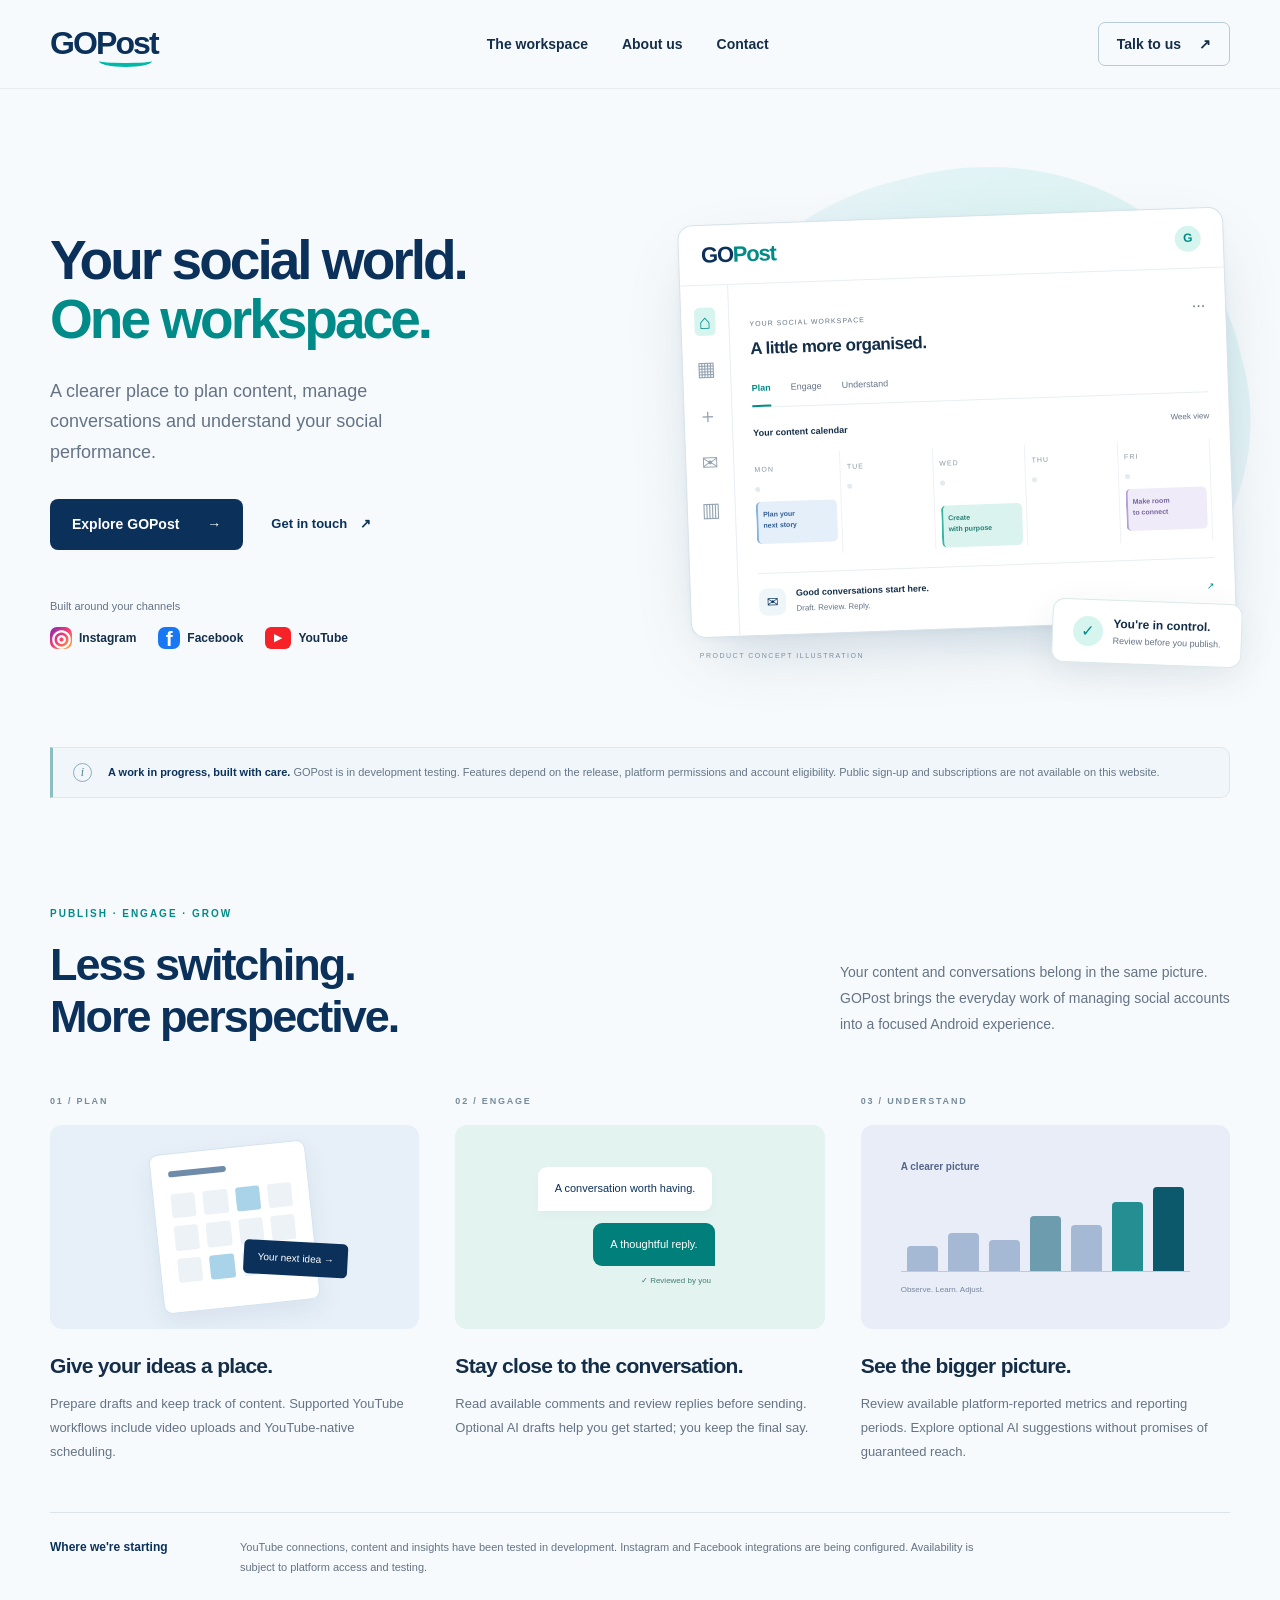
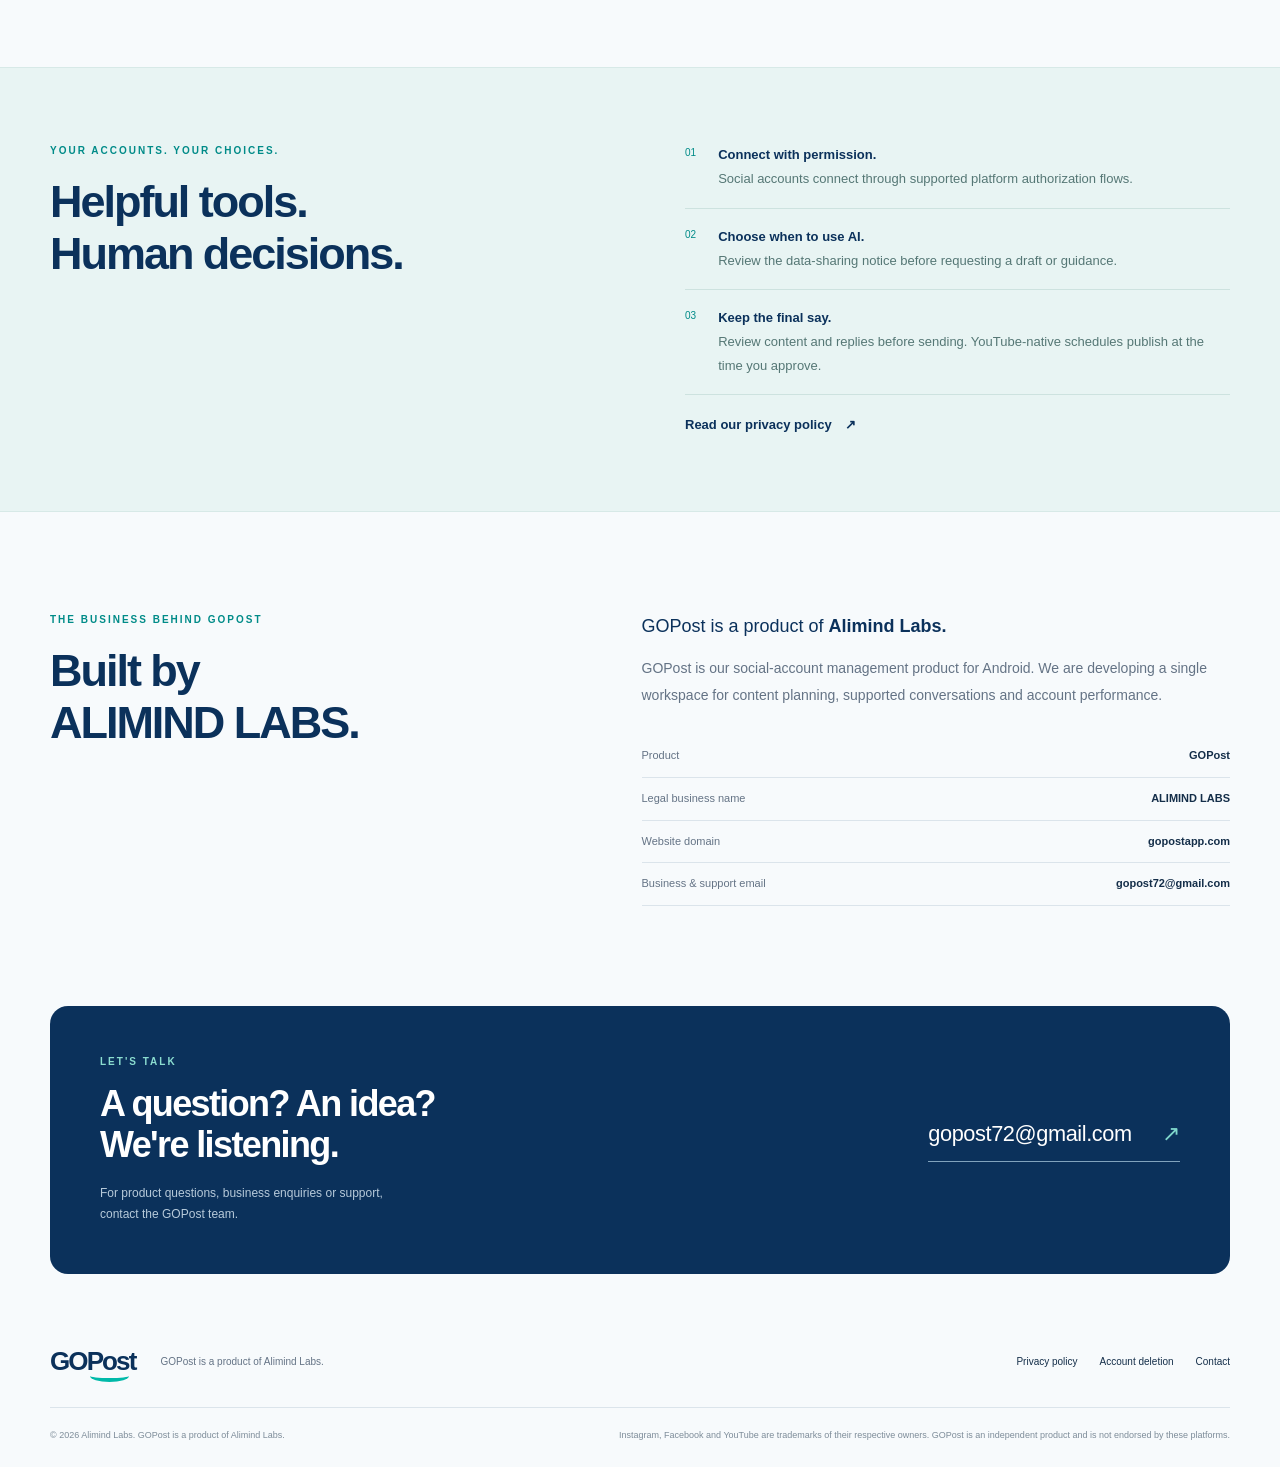
<file: index.html>
<!doctype html>
<html lang="en">
<head>
  <meta charset="utf-8">
  <meta name="viewport" content="width=device-width,initial-scale=1">
  <meta name="description" content="GOPost is an Android workspace for social content, conversations and performance. GOPost is a product of Alimind Labs. Currently in development testing.">
  <meta name="theme-color" content="#0b315b">
  
  <title>GOPost — Your social world. One workspace.</title>
  <link rel="icon" href="favicon.svg" type="image/svg+xml">
  <link rel="stylesheet" href="styles.css">
</head>
<body>
  <a class="skip" href="#main">Skip to content</a>
  <header class="site-header">
    <div class="wrap header-row">
      <a class="brand" href="index.html" aria-label="GOPost home">GO<span>Post</span></a>
      <nav aria-label="Main navigation"><a href="#workspace">The workspace</a><a href="#business">About us</a><a href="#contact">Contact</a></nav>
      <a class="header-contact" href="mailto:gopost72@gmail.com">Talk to us <span aria-hidden="true">↗</span></a>
    </div>
  </header>
  <main id="main">
    <section class="hero wrap" aria-labelledby="hero-title">
      <div class="hero-copy">
        
        <h1 id="hero-title">Your social world.<br><em>One workspace.</em></h1>
        <p class="hero-intro">A clearer place to plan content, manage conversations and understand your social performance.</p>
        <div class="hero-actions"><a class="button primary" href="#workspace">Explore GOPost <span aria-hidden="true">→</span></a><a class="text-link" href="#contact">Get in touch <span aria-hidden="true">↗</span></a></div>
        <div class="platform-line"><span>Built around your channels</span><div class="platforms"><span><i class="platform-symbol instagram" aria-hidden="true">◎</i>Instagram</span><span><i class="platform-symbol facebook" aria-hidden="true">f</i>Facebook</span><span><i class="platform-symbol youtube" aria-hidden="true">▶</i>YouTube</span></div></div>
      </div>
      <div class="product-scene" aria-label="Illustration of the GOPost workspace, not an app screenshot or real account data">
        <div class="scene-orbit" aria-hidden="true"></div>
        <div class="workspace-illustration" aria-hidden="true">
          <div class="illustration-top"><span class="mini-brand">GO<span>Post</span></span><span class="mini-avatar">G</span></div>
          <div class="illustration-body">
            <div class="illustration-rail"><span class="rail-active">⌂</span><span>▦</span><span>＋</span><span>✉</span><span>▥</span></div>
            <div class="illustration-content">
              <div class="greeting"><div><span class="small-label">YOUR SOCIAL WORKSPACE</span><h2>A little more organised.</h2></div><span class="tiny-more">···</span></div>
              <div class="mini-tabs"><span class="active">Plan</span><span>Engage</span><span>Understand</span></div>
              <div class="week-heading"><strong>Your content calendar</strong><span>Week view</span></div>
              <div class="week"><div><span>MON</span><i></i><div class="calendar-block block-blue">Plan your<br>next story</div></div><div><span>TUE</span><i></i></div><div><span>WED</span><i></i><div class="calendar-block block-teal">Create<br>with purpose</div></div><div><span>THU</span><i></i></div><div><span>FRI</span><i></i><div class="calendar-block block-purple">Make room<br>to connect</div></div></div>
              <div class="mini-bottom"><div class="mini-inbox-icon">✉</div><div><strong>Good conversations start here.</strong><p>Draft. Review. Reply.</p></div><span>↗</span></div>
            </div>
          </div>
        </div>
        <div class="floating-note" aria-hidden="true"><span class="note-icon">✓</span><div><strong>You're in control.</strong><span>Review before you publish.</span></div></div>
        <p class="illustration-caption">PRODUCT CONCEPT ILLUSTRATION</p>
      </div>
    </section>
    <div class="release-note wrap"><span class="release-icon" aria-hidden="true">i</span><p><strong>A work in progress, built with care.</strong> GOPost is in development testing. Features depend on the release, platform permissions and account eligibility. Public sign-up and subscriptions are not available on this website.</p></div>
    <section class="workspace-section wrap" id="workspace" aria-labelledby="workspace-title">
      <div class="section-heading"><div><p class="eyebrow">PUBLISH · ENGAGE · GROW</p><h2 id="workspace-title">Less switching.<br>More perspective.</h2></div><p>Your content and conversations belong in the same picture. GOPost brings the everyday work of managing social accounts into a focused Android experience.</p></div>
      <div class="feature-grid">
        <article class="feature"><span class="feature-number">01 / PLAN</span><div class="feature-art art-plan" aria-hidden="true"><div class="plan-sheet"><div class="sheet-top"></div><div class="sheet-grid"><i></i><i></i><i></i><i></i><i></i><i></i><i></i><i></i><i></i><i></i><i></i><i></i></div><span class="sheet-tag">Your next idea →</span></div></div><h3>Give your ideas a place.</h3><p>Prepare drafts and keep track of content. Supported YouTube workflows include video uploads and YouTube-native scheduling.</p></article>
        <article class="feature"><span class="feature-number">02 / ENGAGE</span><div class="feature-art art-engage" aria-hidden="true"><div class="bubble bubble-light">A conversation worth having.</div><div class="bubble bubble-dark">A thoughtful reply.</div><div class="reply-check">✓ Reviewed by you</div></div><h3>Stay close to the conversation.</h3><p>Read available comments and review replies before sending. Optional AI drafts help you get started; you keep the final say.</p></article>
        <article class="feature"><span class="feature-number">03 / UNDERSTAND</span><div class="feature-art art-insights" aria-hidden="true"><div class="chart-label">A clearer picture</div><div class="chart-bars"><i></i><i></i><i></i><i></i><i></i><i></i><i></i></div><span class="chart-foot">Observe. Learn. Adjust.</span></div><h3>See the bigger picture.</h3><p>Review available platform-reported metrics and reporting periods. Explore optional AI suggestions without promises of guaranteed reach.</p></article>
      </div>
      <div class="platform-status"><strong>Where we're starting</strong><p>YouTube connections, content and insights have been tested in development. Instagram and Facebook integrations are being configured. Availability is subject to platform access and testing.</p></div>
    </section>
    <section class="control-section" aria-labelledby="control-title"><div class="wrap control-inner"><div><p class="eyebrow">YOUR ACCOUNTS. YOUR CHOICES.</p><h2 id="control-title">Helpful tools.<br>Human decisions.</h2></div><div class="control-points"><div><span>01</span><p><strong>Connect with permission.</strong> Social accounts connect through supported platform authorization flows.</p></div><div><span>02</span><p><strong>Choose when to use AI.</strong> Review the data-sharing notice before requesting a draft or guidance.</p></div><div><span>03</span><p><strong>Keep the final say.</strong> Review content and replies before sending. YouTube-native schedules publish at the time you approve.</p></div><a class="text-link" href="privacy.html">Read our privacy policy <span aria-hidden="true">↗</span></a></div></div></section>
    <section class="business-section wrap" id="business" aria-labelledby="business-title"><div class="business-title"><p class="eyebrow">THE BUSINESS BEHIND GOPOST</p><h2 id="business-title">Built by<br>ALIMIND LABS.</h2></div><div class="business-info"><p class="operator">GOPost is a product of <strong>Alimind Labs.</strong></p><p>GOPost is our social-account management product for Android. We are developing a single workspace for content planning, supported conversations and account performance.</p><dl><div><dt>Product</dt><dd>GOPost</dd></div><div><dt>Legal business name</dt><dd>ALIMIND LABS</dd></div><div><dt>Website domain</dt><dd>gopostapp.com</dd></div><div><dt>Business & support email</dt><dd><a href="mailto:gopost72@gmail.com">gopost72@gmail.com</a></dd></div></dl></div></section>
    <section class="contact-section wrap" id="contact" aria-labelledby="contact-title"><div><p class="eyebrow">LET'S TALK</p><h2 id="contact-title">A question? An idea?<br>We're listening.</h2><p>For product questions, business enquiries or support,<br class="desktop-break"> contact the GOPost team.</p></div><a class="contact-email" href="mailto:gopost72@gmail.com">gopost72@gmail.com <span aria-hidden="true">↗</span></a></section>
  </main>
  <footer class="site-footer wrap"><div class="footer-main"><a class="brand" href="index.html" aria-label="GOPost home">GO<span>Post</span></a><p>GOPost is a product of Alimind Labs.</p><nav aria-label="Footer navigation"><a href="privacy.html">Privacy policy</a><a href="delete-account.html">Account deletion</a><a href="#contact">Contact</a></nav></div><div class="footer-fine"><span>© 2026 Alimind Labs. GOPost is a product of Alimind Labs.</span><p>Instagram, Facebook and YouTube are trademarks of their respective owners. GOPost is an independent product and is not endorsed by these platforms.</p></div></footer>
</body>
</html>
</file>
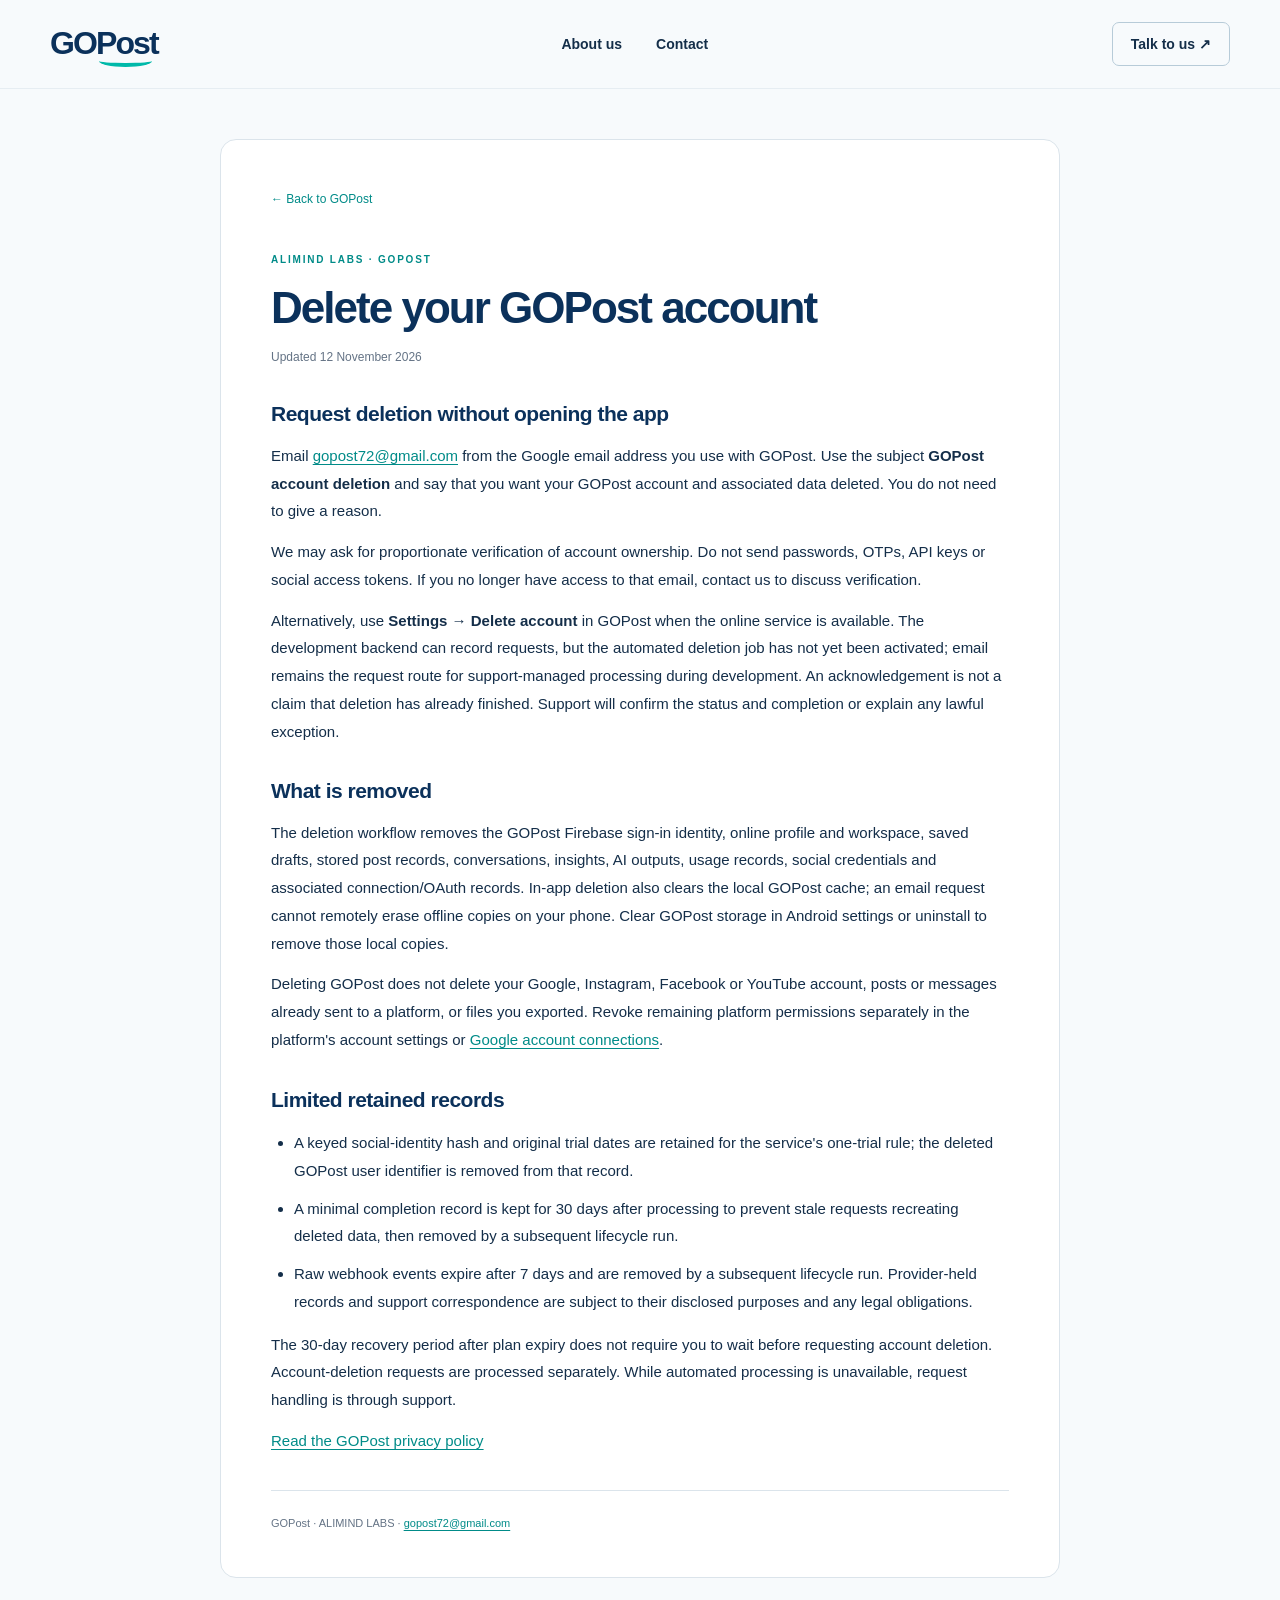
<file: delete-account.html>
<!doctype html>
<html lang="en"><head><meta charset="utf-8"><meta name="viewport" content="width=device-width, initial-scale=1">
<meta name="description" content="Request deletion of your GOPost account and related data. ALIMIND LABS support: gopost72@gmail.com.">
<title>GOPost — Delete Account | ALIMIND LABS</title><link rel="icon" href="favicon.svg" type="image/svg+xml"><link rel="stylesheet" href="styles.css"><link rel="stylesheet" href="legal.css"></head>
<body><a class="skip" href="#policy-main">Skip to content</a><header class="site-header"><div class="wrap header-row"><a class="brand" href="index.html" aria-label="GOPost home">GO<span>Post</span></a><nav aria-label="Main navigation"><a href="index.html#business">About us</a><a href="index.html#contact">Contact</a></nav><a class="header-contact" href="mailto:gopost72@gmail.com">Talk to us ↗</a></div></header><main class="legal-sheet" id="policy-main"><a class="back-link" href="index.html">← Back to GOPost</a>
<header><p class="publisher">ALIMIND LABS · GOPost</p><h1>Delete your GOPost account</h1><p class="meta">Updated 12 November 2026</p></header>
<section aria-labelledby="request"><h2 id="request">Request deletion without opening the app</h2>
<p>Email <a href="mailto:gopost72@gmail.com?subject=GOPost%20account%20deletion">gopost72@gmail.com</a> from the Google email address you use with GOPost. Use the subject <strong>GOPost account deletion</strong> and say that you want your GOPost account and associated data deleted. You do not need to give a reason.</p>
<p>We may ask for proportionate verification of account ownership. Do not send passwords, OTPs, API keys or social access tokens. If you no longer have access to that email, contact us to discuss verification.</p>
<p>Alternatively, use <strong>Settings → Delete account</strong> in GOPost when the online service is available. The development backend can record requests, but the automated deletion job has not yet been activated; email remains the request route for support-managed processing during development. An acknowledgement is not a claim that deletion has already finished. Support will confirm the status and completion or explain any lawful exception.</p></section>
<section aria-labelledby="removed"><h2 id="removed">What is removed</h2>
<p>The deletion workflow removes the GOPost Firebase sign-in identity, online profile and workspace, saved drafts, stored post records, conversations, insights, AI outputs, usage records, social credentials and associated connection/OAuth records. In-app deletion also clears the local GOPost cache; an email request cannot remotely erase offline copies on your phone. Clear GOPost storage in Android settings or uninstall to remove those local copies.</p>
<p>Deleting GOPost does not delete your Google, Instagram, Facebook or YouTube account, posts or messages already sent to a platform, or files you exported. Revoke remaining platform permissions separately in the platform's account settings or <a href="https://myaccount.google.com/connections">Google account connections</a>.</p></section>
<section aria-labelledby="retained"><h2 id="retained">Limited retained records</h2>
<ul><li>A keyed social-identity hash and original trial dates are retained for the service's one-trial rule; the deleted GOPost user identifier is removed from that record.</li>
<li>A minimal completion record is kept for 30 days after processing to prevent stale requests recreating deleted data, then removed by a subsequent lifecycle run.</li>
<li>Raw webhook events expire after 7 days and are removed by a subsequent lifecycle run. Provider-held records and support correspondence are subject to their disclosed purposes and any legal obligations.</li></ul>
<p>The 30-day recovery period after plan expiry does not require you to wait before requesting account deletion. Account-deletion requests are processed separately. While automated processing is unavailable, request handling is through support.</p></section>
<p><a href="privacy.html">Read the GOPost privacy policy</a></p>
<footer>GOPost · ALIMIND LABS · <a href="mailto:gopost72@gmail.com">gopost72@gmail.com</a></footer>
</main></body></html>
</file>
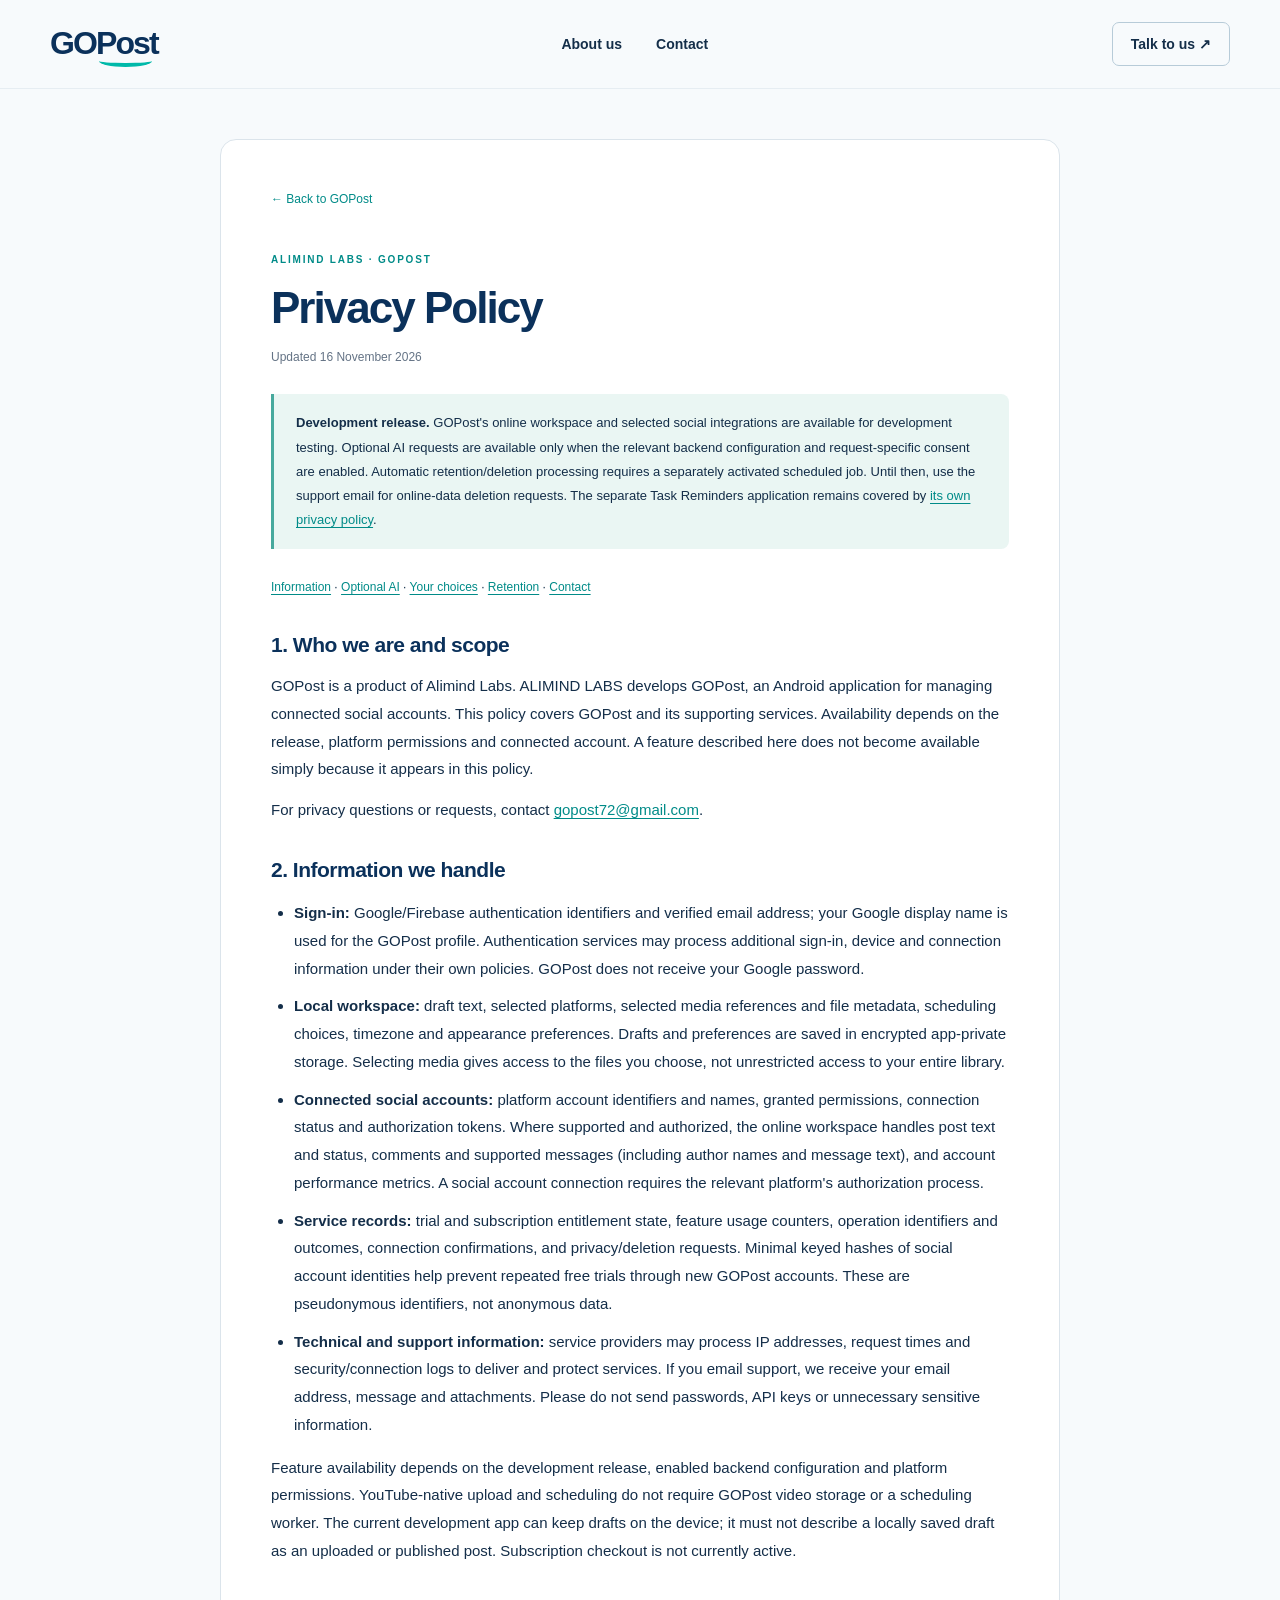
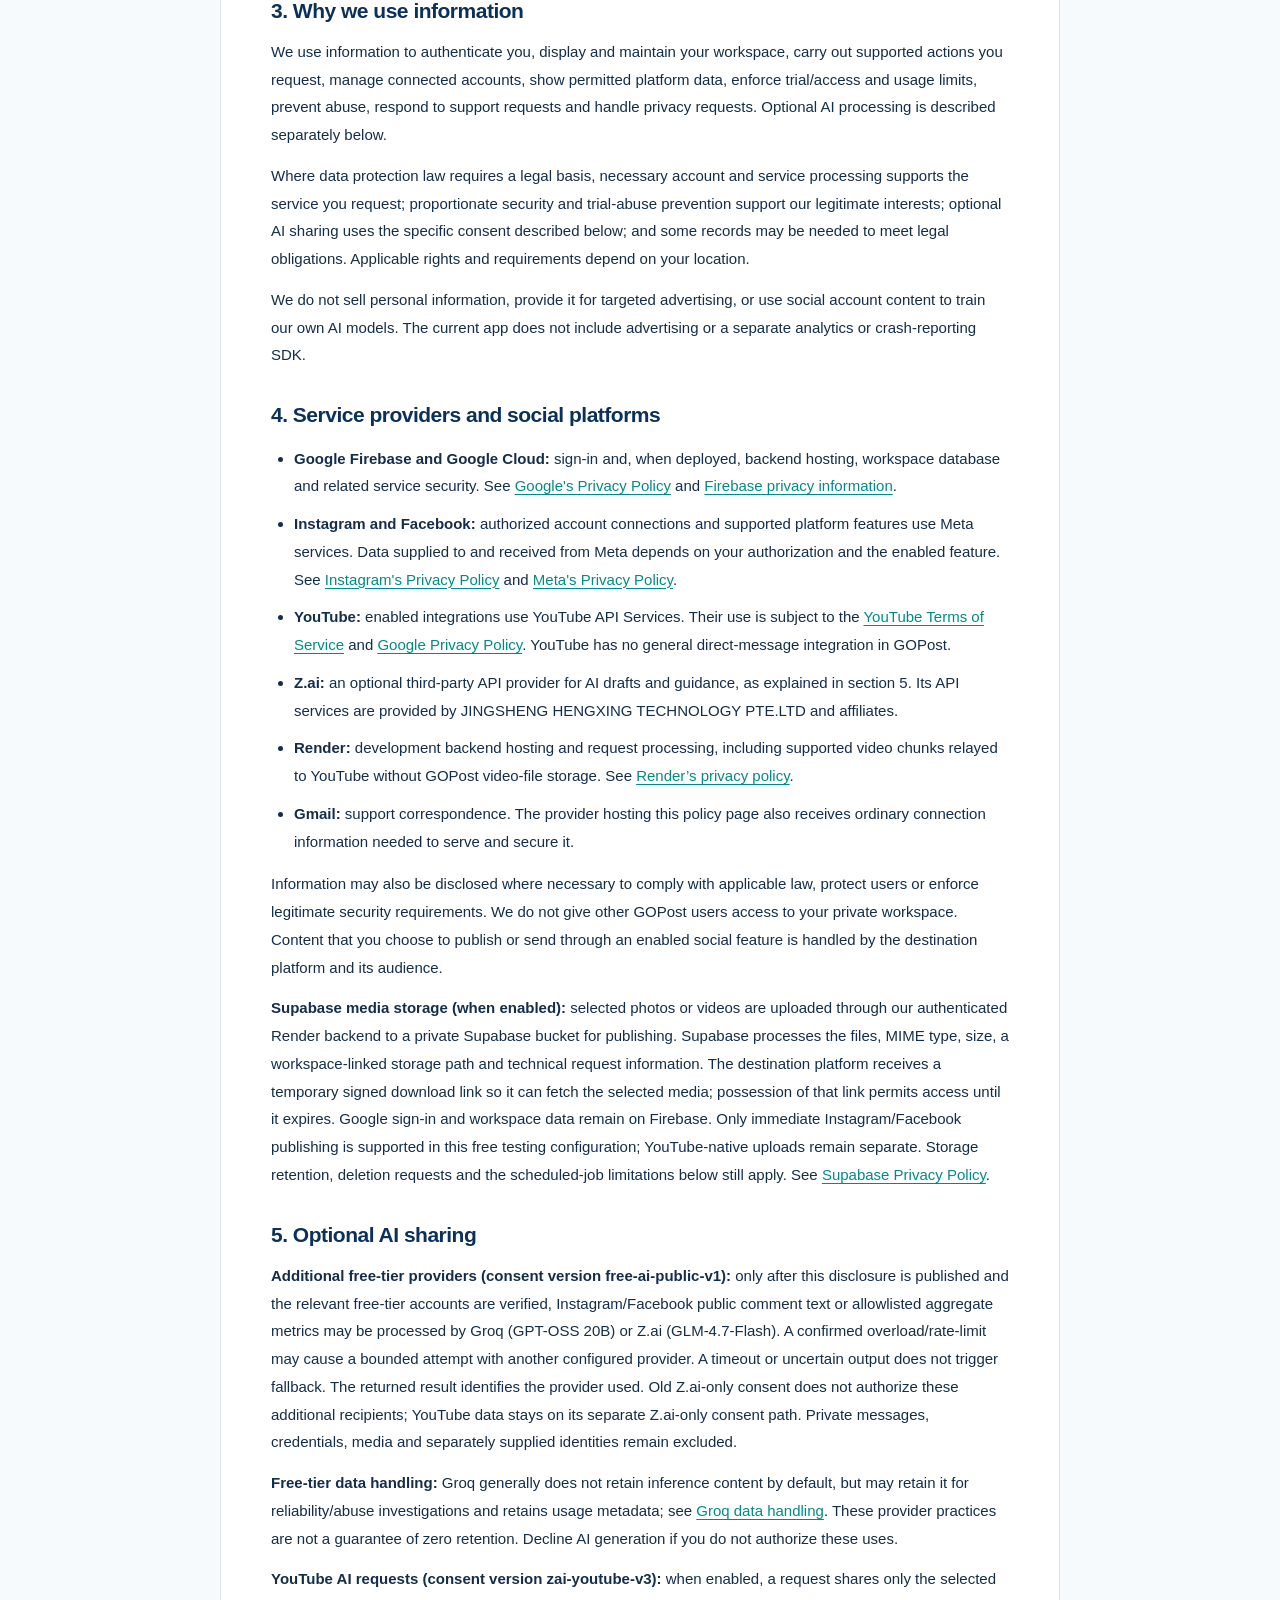
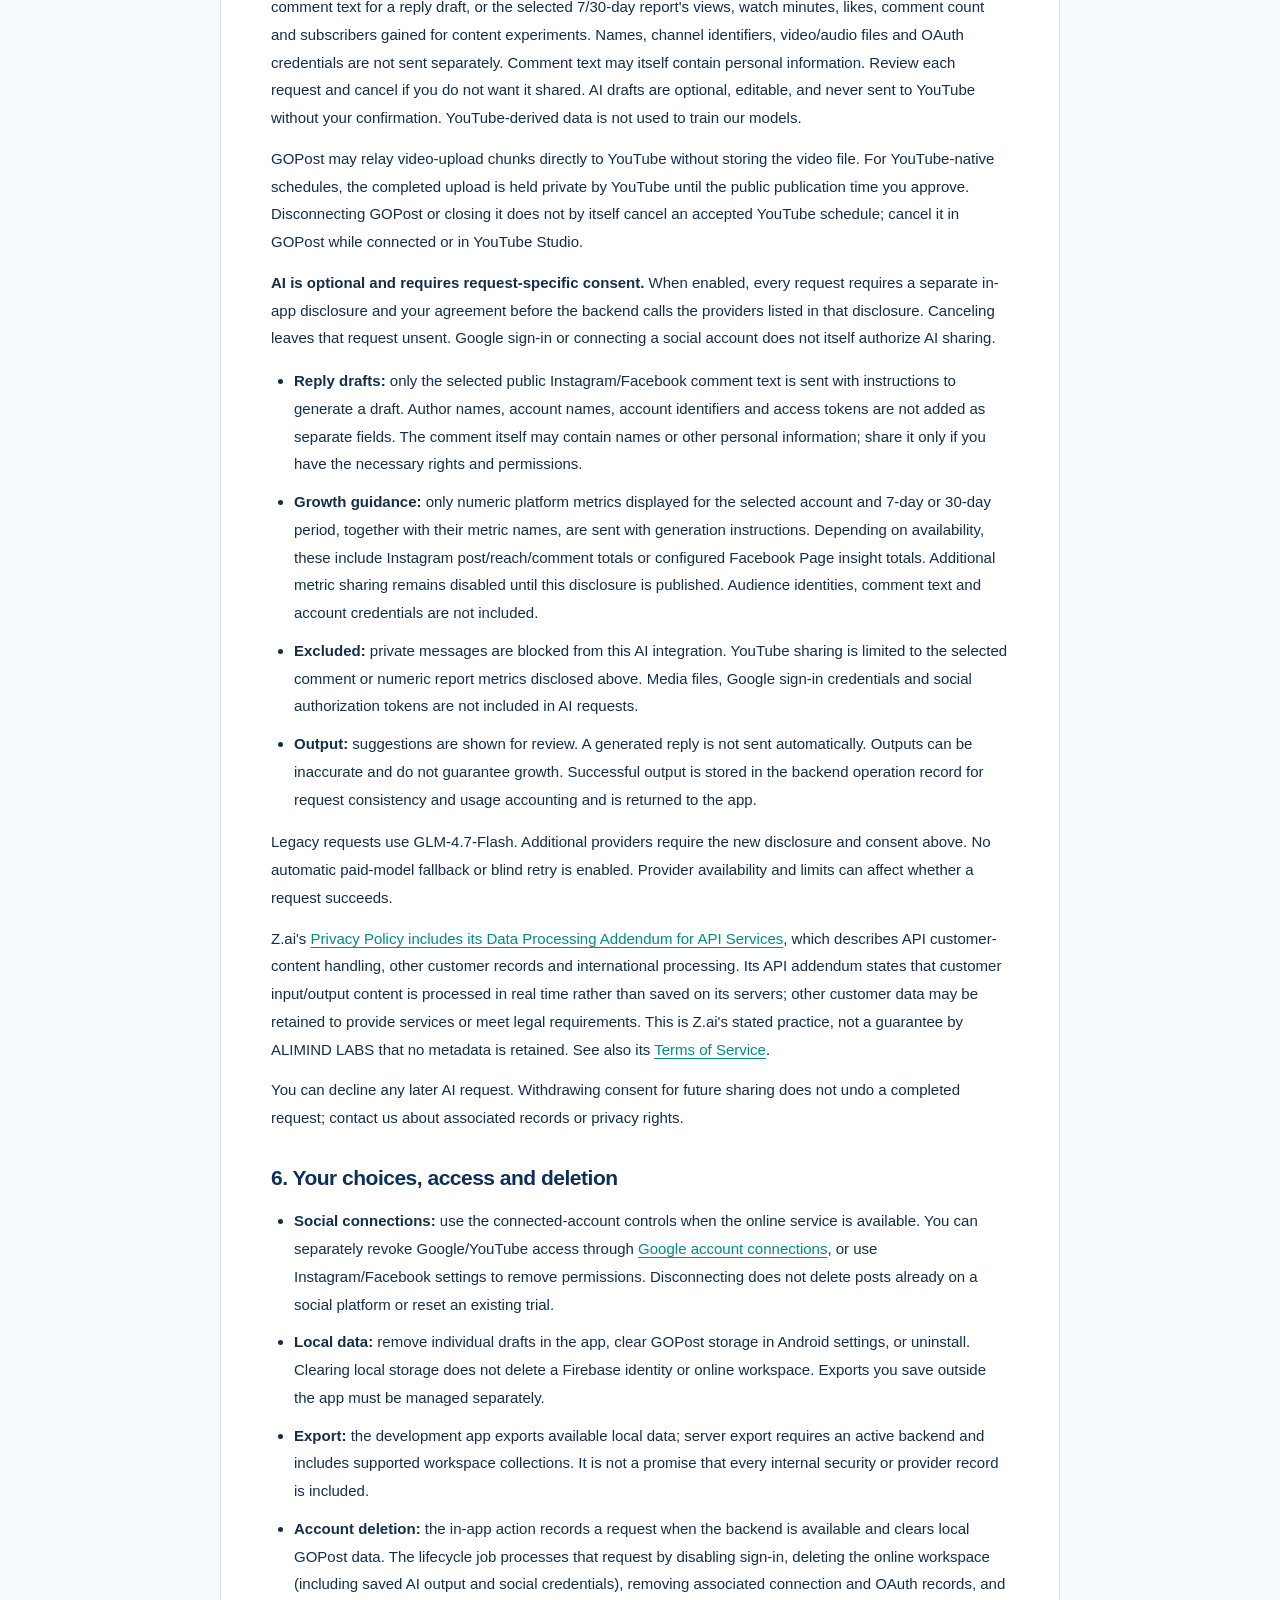
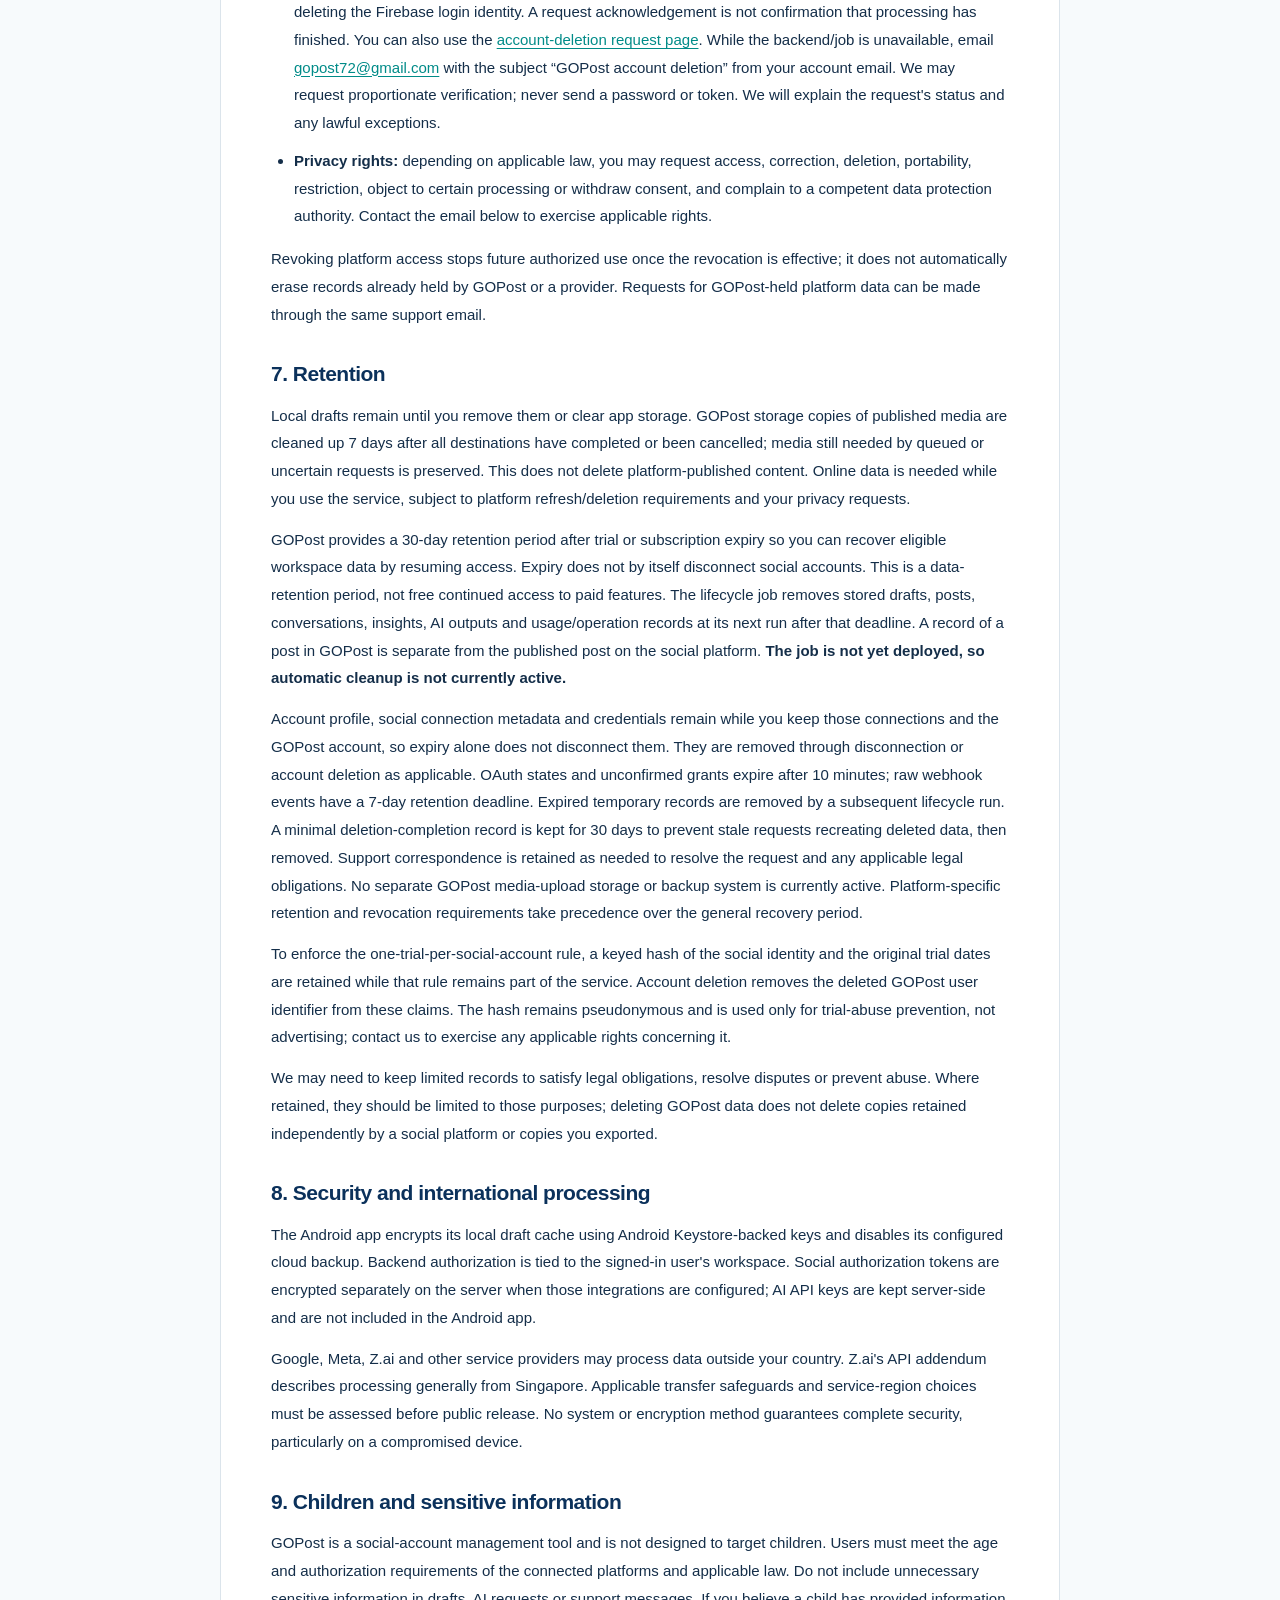
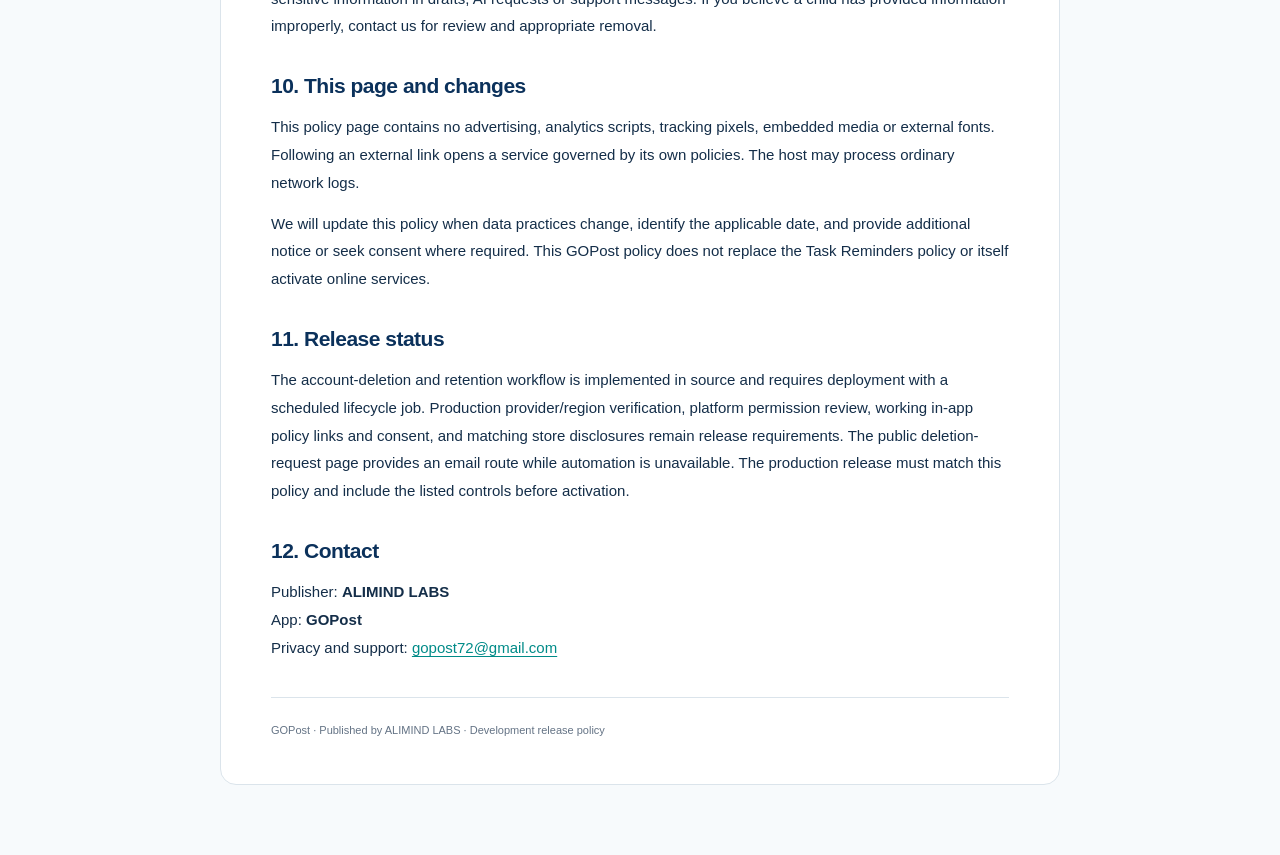
<file: privacy.html>
<!doctype html>
<html lang="en">
<head>
  <meta charset="utf-8">
  <meta name="viewport" content="width=device-width, initial-scale=1">
  <meta name="description" content="GOPost privacy policy: account information, social connections, optional Z.ai sharing and privacy choices. Published by ALIMIND LABS.">
  
  <title>GOPost — Privacy Policy | ALIMIND LABS</title>
  <link rel="icon" href="favicon.svg" type="image/svg+xml"><link rel="stylesheet" href="styles.css"><link rel="stylesheet" href="legal.css">
</head>
<body><a class="skip" href="#policy-main">Skip to content</a><header class="site-header"><div class="wrap header-row"><a class="brand" href="index.html" aria-label="GOPost home">GO<span>Post</span></a><nav aria-label="Main navigation"><a href="index.html#business">About us</a><a href="index.html#contact">Contact</a></nav><a class="header-contact" href="mailto:gopost72@gmail.com">Talk to us ↗</a></div></header>
<main class="legal-sheet" id="policy-main"><a class="back-link" href="index.html">← Back to GOPost</a>
  <header>
    <p class="publisher">ALIMIND LABS · GOPost</p>
    <h1>Privacy Policy</h1>
    <p class="meta">Updated <time datetime="2026-11-16">16 November 2026</time></p>
  </header>
  <aside class="summary" aria-label="Development status">
    <p><strong>Development release.</strong> GOPost's online workspace and selected social integrations are available for development testing. Optional AI requests are available only when the relevant backend configuration and request-specific consent are enabled. Automatic retention/deletion processing requires a separately activated scheduled job. Until then, use the support email for online-data deletion requests. The separate Task Reminders application remains covered by <a href="https://gopost72-sketch.github.io/gopost-policies/index.html">its own privacy policy</a>.</p>
  </aside>
  <nav aria-label="Policy sections"><a href="#information">Information</a> · <a href="#ai">Optional AI</a> · <a href="#choices">Your choices</a> · <a href="#retention">Retention</a> · <a href="#contact">Contact</a></nav>

  <section aria-labelledby="about">
    <h2 id="about">1. Who we are and scope</h2>
    <p>GOPost is a product of Alimind Labs. ALIMIND LABS develops GOPost, an Android application for managing connected social accounts. This policy covers GOPost and its supporting services. Availability depends on the release, platform permissions and connected account. A feature described here does not become available simply because it appears in this policy.</p>
    <p>For privacy questions or requests, contact <a href="mailto:gopost72@gmail.com">gopost72@gmail.com</a>.</p>
  </section>
  <section aria-labelledby="information">
    <h2 id="information">2. Information we handle</h2>
    <ul>
      <li><strong>Sign-in:</strong> Google/Firebase authentication identifiers and verified email address; your Google display name is used for the GOPost profile. Authentication services may process additional sign-in, device and connection information under their own policies. GOPost does not receive your Google password.</li>
      <li><strong>Local workspace:</strong> draft text, selected platforms, selected media references and file metadata, scheduling choices, timezone and appearance preferences. Drafts and preferences are saved in encrypted app-private storage. Selecting media gives access to the files you choose, not unrestricted access to your entire library.</li>
      <li><strong>Connected social accounts:</strong> platform account identifiers and names, granted permissions, connection status and authorization tokens. Where supported and authorized, the online workspace handles post text and status, comments and supported messages (including author names and message text), and account performance metrics. A social account connection requires the relevant platform's authorization process.</li>
      <li><strong>Service records:</strong> trial and subscription entitlement state, feature usage counters, operation identifiers and outcomes, connection confirmations, and privacy/deletion requests. Minimal keyed hashes of social account identities help prevent repeated free trials through new GOPost accounts. These are pseudonymous identifiers, not anonymous data.</li>
      <li><strong>Technical and support information:</strong> service providers may process IP addresses, request times and security/connection logs to deliver and protect services. If you email support, we receive your email address, message and attachments. Please do not send passwords, API keys or unnecessary sensitive information.</li>
    </ul>
    <p>Feature availability depends on the development release, enabled backend configuration and platform permissions. YouTube-native upload and scheduling do not require GOPost video storage or a scheduling worker. The current development app can keep drafts on the device; it must not describe a locally saved draft as an uploaded or published post. Subscription checkout is not currently active.</p>
  </section>
  <section aria-labelledby="purposes">
    <h2 id="purposes">3. Why we use information</h2>
    <p>We use information to authenticate you, display and maintain your workspace, carry out supported actions you request, manage connected accounts, show permitted platform data, enforce trial/access and usage limits, prevent abuse, respond to support requests and handle privacy requests. Optional AI processing is described separately below.</p>
    <p>Where data protection law requires a legal basis, necessary account and service processing supports the service you request; proportionate security and trial-abuse prevention support our legitimate interests; optional AI sharing uses the specific consent described below; and some records may be needed to meet legal obligations. Applicable rights and requirements depend on your location.</p>
    <p>We do not sell personal information, provide it for targeted advertising, or use social account content to train our own AI models. The current app does not include advertising or a separate analytics or crash-reporting SDK.</p>
  </section>
  <section aria-labelledby="providers">
    <h2 id="providers">4. Service providers and social platforms</h2>
    <ul>
      <li><strong>Google Firebase and Google Cloud:</strong> sign-in and, when deployed, backend hosting, workspace database and related service security. See <a href="https://policies.google.com/privacy">Google's Privacy Policy</a> and <a href="https://firebase.google.com/support/privacy">Firebase privacy information</a>.</li>
      <li><strong>Instagram and Facebook:</strong> authorized account connections and supported platform features use Meta services. Data supplied to and received from Meta depends on your authorization and the enabled feature. See <a href="https://privacycenter.instagram.com/policy/">Instagram's Privacy Policy</a> and <a href="https://www.facebook.com/privacy/policy/">Meta's Privacy Policy</a>.</li>
      <li><strong>YouTube:</strong> enabled integrations use YouTube API Services. Their use is subject to the <a href="https://www.youtube.com/t/terms">YouTube Terms of Service</a> and <a href="https://policies.google.com/privacy">Google Privacy Policy</a>. YouTube has no general direct-message integration in GOPost.</li>
      <li><strong>Z.ai:</strong> an optional third-party API provider for AI drafts and guidance, as explained in section 5. Its API services are provided by JINGSHENG HENGXING TECHNOLOGY PTE.LTD and affiliates.</li>
      <li><strong>Render:</strong> development backend hosting and request processing, including supported video chunks relayed to YouTube without GOPost video-file storage. See <a href="https://render.com/privacy">Render’s privacy policy</a>.</li>
      <li><strong>Gmail:</strong> support correspondence. The provider hosting this policy page also receives ordinary connection information needed to serve and secure it.</li>
    </ul>
    <p>Information may also be disclosed where necessary to comply with applicable law, protect users or enforce legitimate security requirements. We do not give other GOPost users access to your private workspace. Content that you choose to publish or send through an enabled social feature is handled by the destination platform and its audience.</p>
    <p><strong>Supabase media storage (when enabled):</strong> selected photos or videos are uploaded through our authenticated Render backend to a private Supabase bucket for publishing. Supabase processes the files, MIME type, size, a workspace-linked storage path and technical request information. The destination platform receives a temporary signed download link so it can fetch the selected media; possession of that link permits access until it expires. Google sign-in and workspace data remain on Firebase. Only immediate Instagram/Facebook publishing is supported in this free testing configuration; YouTube-native uploads remain separate. Storage retention, deletion requests and the scheduled-job limitations below still apply. See <a href="https://supabase.com/privacy">Supabase Privacy Policy</a>.</p>
  </section>
  <section aria-labelledby="ai">
    <h2 id="ai">5. Optional AI sharing</h2>
    <p><strong>Additional free-tier providers (consent version free-ai-public-v1):</strong> only after this disclosure is published and the relevant free-tier accounts are verified, Instagram/Facebook public comment text or allowlisted aggregate metrics may be processed by Groq (GPT-OSS 20B) or Z.ai (GLM-4.7-Flash). A confirmed overload/rate-limit may cause a bounded attempt with another configured provider. A timeout or uncertain output does not trigger fallback. The returned result identifies the provider used. Old Z.ai-only consent does not authorize these additional recipients; YouTube data stays on its separate Z.ai-only consent path. Private messages, credentials, media and separately supplied identities remain excluded.</p>
    <p><strong>Free-tier data handling:</strong> Groq generally does not retain inference content by default, but may retain it for reliability/abuse investigations and retains usage metadata; see <a href="https://console.groq.com/docs/your-data">Groq data handling</a>. These provider practices are not a guarantee of zero retention. Decline AI generation if you do not authorize these uses.</p>
    <p><strong>YouTube AI requests (consent version zai-youtube-v3):</strong> when enabled, a request shares only the selected comment text for a reply draft, or the selected 7/30-day report's views, watch minutes, likes, comment count and subscribers gained for content experiments. Names, channel identifiers, video/audio files and OAuth credentials are not sent separately. Comment text may itself contain personal information. Review each request and cancel if you do not want it shared. AI drafts are optional, editable, and never sent to YouTube without your confirmation. YouTube-derived data is not used to train our models.</p>
    <p>GOPost may relay video-upload chunks directly to YouTube without storing the video file. For YouTube-native schedules, the completed upload is held private by YouTube until the public publication time you approve. Disconnecting GOPost or closing it does not by itself cancel an accepted YouTube schedule; cancel it in GOPost while connected or in YouTube Studio.</p>
    <p><strong>AI is optional and requires request-specific consent.</strong> When enabled, every request requires a separate in-app disclosure and your agreement before the backend calls the providers listed in that disclosure. Canceling leaves that request unsent. Google sign-in or connecting a social account does not itself authorize AI sharing.</p>
    <ul>
      <li><strong>Reply drafts:</strong> only the selected public Instagram/Facebook comment text is sent with instructions to generate a draft. Author names, account names, account identifiers and access tokens are not added as separate fields. The comment itself may contain names or other personal information; share it only if you have the necessary rights and permissions.</li>
      <li><strong>Growth guidance:</strong> only numeric platform metrics displayed for the selected account and 7-day or 30-day period, together with their metric names, are sent with generation instructions. Depending on availability, these include Instagram post/reach/comment totals or configured Facebook Page insight totals. Additional metric sharing remains disabled until this disclosure is published. Audience identities, comment text and account credentials are not included.</li>
      <li><strong>Excluded:</strong> private messages are blocked from this AI integration. YouTube sharing is limited to the selected comment or numeric report metrics disclosed above. Media files, Google sign-in credentials and social authorization tokens are not included in AI requests.</li>
      <li><strong>Output:</strong> suggestions are shown for review. A generated reply is not sent automatically. Outputs can be inaccurate and do not guarantee growth. Successful output is stored in the backend operation record for request consistency and usage accounting and is returned to the app.</li>
    </ul>
    <p>Legacy requests use GLM-4.7-Flash. Additional providers require the new disclosure and consent above. No automatic paid-model fallback or blind retry is enabled. Provider availability and limits can affect whether a request succeeds.</p>
    <p>Z.ai's <a href="https://docs.z.ai/legal-agreement/privacy-policy">Privacy Policy includes its Data Processing Addendum for API Services</a>, which describes API customer-content handling, other customer records and international processing. Its API addendum states that customer input/output content is processed in real time rather than saved on its servers; other customer data may be retained to provide services or meet legal requirements. This is Z.ai's stated practice, not a guarantee by ALIMIND LABS that no metadata is retained. See also its <a href="https://docs.z.ai/legal-agreement/terms-of-service">Terms of Service</a>.</p>
    <p>You can decline any later AI request. Withdrawing consent for future sharing does not undo a completed request; contact us about associated records or privacy rights.</p>
  </section>
  <section aria-labelledby="choices">
    <h2 id="choices">6. Your choices, access and deletion</h2>
    <ul>
      <li><strong>Social connections:</strong> use the connected-account controls when the online service is available. You can separately revoke Google/YouTube access through <a href="https://myaccount.google.com/connections">Google account connections</a>, or use Instagram/Facebook settings to remove permissions. Disconnecting does not delete posts already on a social platform or reset an existing trial.</li>
      <li><strong>Local data:</strong> remove individual drafts in the app, clear GOPost storage in Android settings, or uninstall. Clearing local storage does not delete a Firebase identity or online workspace. Exports you save outside the app must be managed separately.</li>
      <li><strong>Export:</strong> the development app exports available local data; server export requires an active backend and includes supported workspace collections. It is not a promise that every internal security or provider record is included.</li>
      <li><strong>Account deletion:</strong> the in-app action records a request when the backend is available and clears local GOPost data. The lifecycle job processes that request by disabling sign-in, deleting the online workspace (including saved AI output and social credentials), removing associated connection and OAuth records, and deleting the Firebase login identity. A request acknowledgement is not confirmation that processing has finished. You can also use the <a href="delete-account.html">account-deletion request page</a>. While the backend/job is unavailable, email <a href="mailto:gopost72@gmail.com?subject=GOPost%20account%20deletion">gopost72@gmail.com</a> with the subject “GOPost account deletion” from your account email. We may request proportionate verification; never send a password or token. We will explain the request's status and any lawful exceptions.</li>
      <li><strong>Privacy rights:</strong> depending on applicable law, you may request access, correction, deletion, portability, restriction, object to certain processing or withdraw consent, and complain to a competent data protection authority. Contact the email below to exercise applicable rights.</li>
    </ul>
    <p>Revoking platform access stops future authorized use once the revocation is effective; it does not automatically erase records already held by GOPost or a provider. Requests for GOPost-held platform data can be made through the same support email.</p>
  </section>
  <section aria-labelledby="retention">
    <h2 id="retention">7. Retention</h2>
    <p>Local drafts remain until you remove them or clear app storage. GOPost storage copies of published media are cleaned up 7 days after all destinations have completed or been cancelled; media still needed by queued or uncertain requests is preserved. This does not delete platform-published content. Online data is needed while you use the service, subject to platform refresh/deletion requirements and your privacy requests.</p>
    <p>GOPost provides a 30-day retention period after trial or subscription expiry so you can recover eligible workspace data by resuming access. Expiry does not by itself disconnect social accounts. This is a data-retention period, not free continued access to paid features. The lifecycle job removes stored drafts, posts, conversations, insights, AI outputs and usage/operation records at its next run after that deadline. A record of a post in GOPost is separate from the published post on the social platform. <strong>The job is not yet deployed, so automatic cleanup is not currently active.</strong></p>
    <p>Account profile, social connection metadata and credentials remain while you keep those connections and the GOPost account, so expiry alone does not disconnect them. They are removed through disconnection or account deletion as applicable. OAuth states and unconfirmed grants expire after 10 minutes; raw webhook events have a 7-day retention deadline. Expired temporary records are removed by a subsequent lifecycle run. A minimal deletion-completion record is kept for 30 days to prevent stale requests recreating deleted data, then removed. Support correspondence is retained as needed to resolve the request and any applicable legal obligations. No separate GOPost media-upload storage or backup system is currently active. Platform-specific retention and revocation requirements take precedence over the general recovery period.</p>
    <p>To enforce the one-trial-per-social-account rule, a keyed hash of the social identity and the original trial dates are retained while that rule remains part of the service. Account deletion removes the deleted GOPost user identifier from these claims. The hash remains pseudonymous and is used only for trial-abuse prevention, not advertising; contact us to exercise any applicable rights concerning it.</p>
    <p>We may need to keep limited records to satisfy legal obligations, resolve disputes or prevent abuse. Where retained, they should be limited to those purposes; deleting GOPost data does not delete copies retained independently by a social platform or copies you exported.</p>
  </section>
  <section aria-labelledby="security">
    <h2 id="security">8. Security and international processing</h2>
    <p>The Android app encrypts its local draft cache using Android Keystore-backed keys and disables its configured cloud backup. Backend authorization is tied to the signed-in user's workspace. Social authorization tokens are encrypted separately on the server when those integrations are configured; AI API keys are kept server-side and are not included in the Android app.</p>
    <p>Google, Meta, Z.ai and other service providers may process data outside your country. Z.ai's API addendum describes processing generally from Singapore. Applicable transfer safeguards and service-region choices must be assessed before public release. No system or encryption method guarantees complete security, particularly on a compromised device.</p>
  </section>
  <section aria-labelledby="children">
    <h2 id="children">9. Children and sensitive information</h2>
    <p>GOPost is a social-account management tool and is not designed to target children. Users must meet the age and authorization requirements of the connected platforms and applicable law. Do not include unnecessary sensitive information in drafts, AI requests or support messages. If you believe a child has provided information improperly, contact us for review and appropriate removal.</p>
  </section>
  <section aria-labelledby="webpage">
    <h2 id="webpage">10. This page and changes</h2>
    <p>This policy page contains no advertising, analytics scripts, tracking pixels, embedded media or external fonts. Following an external link opens a service governed by its own policies. The host may process ordinary network logs.</p>
    <p>We will update this policy when data practices change, identify the applicable date, and provide additional notice or seek consent where required. This GOPost policy does not replace the Task Reminders policy or itself activate online services.</p>
  </section>
  <section aria-labelledby="release">
    <h2 id="release">11. Release status</h2>
    <p>The account-deletion and retention workflow is implemented in source and requires deployment with a scheduled lifecycle job. Production provider/region verification, platform permission review, working in-app policy links and consent, and matching store disclosures remain release requirements. The public deletion-request page provides an email route while automation is unavailable. The production release must match this policy and include the listed controls before activation.</p>
  </section>
  <section aria-labelledby="contact">
    <h2 id="contact">12. Contact</h2>
    <p>Publisher: <strong>ALIMIND LABS</strong><br>App: <strong>GOPost</strong><br>Privacy and support: <a href="mailto:gopost72@gmail.com">gopost72@gmail.com</a></p>
  </section>
  <footer>GOPost · Published by ALIMIND LABS · Development release policy</footer>
</main>
</body>
</html>
</file>
<file: styles.css>
:root{--navy:#0b315b;--ink:#142e49;--muted:#647385;--teal:#008b88;--mint:#d7f5ef;--paper:#f7fafc;--line:#dbe4eb;--white:#fff;--radius:18px;color-scheme:light;font-family:Inter,"Segoe UI",Arial,sans-serif;scroll-behavior:smooth;scroll-padding-top:95px}
*{box-sizing:border-box}body{margin:0;background:var(--paper);color:var(--ink);line-height:1.6}a{color:inherit;text-decoration:none}a:focus-visible{outline:3px solid var(--teal);outline-offset:5px}button,a{-webkit-tap-highlight-color:transparent}p,h1,h2,h3{margin:0}h1,h2,h3{line-height:1.12;letter-spacing:-.045em}.wrap{width:min(1180px,calc(100% - 80px));margin-inline:auto}.skip{position:absolute;top:-80px;left:20px;background:var(--navy);color:white;padding:10px;z-index:20}.skip:focus{top:10px}.site-header{background:#f7fafcef;border-bottom:1px solid #e6edf2;position:sticky;top:0;z-index:10;backdrop-filter:blur(12px)}.header-row{display:flex;align-items:center;justify-content:space-between;min-height:88px;gap:30px}.brand{font-size:32px;font-weight:800;letter-spacing:-1.9px;color:var(--navy);line-height:1.35;white-space:nowrap}.brand span{position:relative}.brand span:after{content:"";position:absolute;left:3px;right:6px;bottom:-6px;height:8px;border-bottom:4px solid #00b9a9;border-radius:50%}.header-row nav{display:flex;gap:34px;font-size:14px;font-weight:550}.header-row nav a:hover,.site-footer a:hover{color:var(--teal)}.header-contact{font-size:14px;border:1px solid #b7cbd8;padding:10px 18px;border-radius:7px;font-weight:600}.header-contact span{margin-left:14px}.header-contact:hover{background:var(--mint)}
.hero{display:grid;grid-template-columns:1.08fr 1fr;align-items:center;gap:44px;min-height:658px;padding-block:82px 62px}.eyebrow{font-size:10px;letter-spacing:2px;font-weight:750;color:var(--teal);display:flex;align-items:center;gap:9px}.status-dot{width:7px;height:7px;background:#00a898;border-radius:50%;box-shadow:0 0 0 4px #e1f3ee}.hero h1{font-size:clamp(40px,4.3vw,66px);font-weight:750;color:var(--navy);margin-top:24px;line-height:1.08;letter-spacing:-3px}.hero h1 em{font-style:normal;color:var(--teal)}.hero-intro{max-width:420px;font-size:18px;color:var(--muted);margin-top:26px;line-height:1.7}.hero-actions{display:flex;align-items:center;gap:28px;margin-top:32px}.button{display:inline-flex;align-items:center;justify-content:center;gap:28px;padding:14px 22px;border-radius:8px;font-size:14px;font-weight:600;transition:transform .15s,background .15s}.button:hover{transform:translateY(-2px);background:#124677}.primary{background:var(--navy);color:white}.text-link{font-size:13px;font-weight:650;display:inline-flex;align-items:center;gap:13px;color:var(--navy)}.text-link:hover{color:var(--teal)}.platform-line{margin-top:42px}.platform-line>span{font-size:11px;color:var(--muted)}.platforms{display:flex;gap:22px;margin-top:10px;flex-wrap:wrap}.platforms>span{display:flex;align-items:center;gap:7px;font-size:12px;font-weight:550}.platform-symbol{font-style:normal;display:inline-grid;place-items:center;line-height:1;width:22px;height:22px;border-radius:7px;color:white;font-weight:800}.instagram{background:linear-gradient(135deg,#8124bb,#f43f70,#ffb433);font-size:23px}.facebook{background:#1877f2;font-size:21px}.youtube{background:#f52228;font-size:10px;border-radius:6px;width:26px}
.product-scene{position:relative;min-width:0;padding-block:45px 24px}.scene-orbit{position:absolute;inset:0 -20px 5px 0;border-radius:48%;background:radial-gradient(ellipse at 65% 38%,#d2f3ee,#e6f3f7 53%,transparent 70%);transform:rotate(-14deg);z-index:-1}.workspace-illustration{background:white;border:1px solid #d6e2ea;border-radius:15px;box-shadow:0 25px 70px -23px #244f7045,0 2px 6px #16375408;transform:rotate(-2deg);overflow:hidden}.illustration-top{height:60px;display:flex;align-items:center;justify-content:space-between;padding:0 22px;border-bottom:1px solid #e8eef3}.mini-brand{font-size:22px;font-weight:800;letter-spacing:-1.2px;color:var(--navy)}.mini-brand span{color:var(--teal)}.mini-avatar{display:grid;place-items:center;width:26px;height:26px;background:var(--mint);color:var(--teal);border-radius:50%;font-size:12px;font-weight:bold}.illustration-body{display:flex;min-height:304px}.illustration-rail{width:48px;flex-shrink:0;border-right:1px solid #e8eef3;display:flex;align-items:center;flex-direction:column;gap:19px;padding-top:22px;color:#94a3b1;font-size:20px}.illustration-rail>span{line-height:1;padding:4px}.illustration-rail .rail-active{background:var(--mint);color:var(--teal);border-radius:5px}.illustration-content{flex:1;min-width:0;padding:24px 20px 18px}.greeting{display:flex;justify-content:space-between;gap:8px}.small-label{font-size:7px;color:var(--muted);letter-spacing:1px}.greeting h2{font-size:17px;margin-top:5px;letter-spacing:-.5px}.tiny-more{color:var(--muted)}.mini-tabs{display:flex;gap:20px;border-bottom:1px solid #e9eef3;margin-top:23px;font-size:9px;color:var(--muted)}.mini-tabs>span{padding-bottom:10px}.mini-tabs .active{color:var(--teal);border-bottom:2px solid var(--teal);font-weight:bold}.week-heading{display:flex;justify-content:space-between;margin-block:18px 14px;font-size:9px}.week-heading>span{font-size:8px;color:var(--muted)}.week{display:grid;grid-template-columns:repeat(5,1fr);gap:6px;min-height:102px}.week>div{border-right:1px solid #eef2f6;padding-right:4px}.week>div>span{font-size:7px;color:#8797a5;letter-spacing:1px}.week i{display:block;width:5px;height:5px;background:#e3ebf2;border-radius:50%;margin-block:7px 10px}.calendar-block{font-size:7px;font-weight:650;line-height:1.5;padding:8px 5px;border-radius:5px;min-height:42px}.block-blue{background:#e4effa;color:#315d90;border-left:2px solid #83b4e1}.block-teal{background:#dbf3ef;color:#227f76;margin-top:20px;border-left:2px solid #36b5a2}.block-purple{background:#efebf9;color:#78649e;margin-top:9px;border-left:2px solid #b3a0d6}.mini-bottom{border-top:1px solid #e9eef3;margin-top:17px;padding-top:13px;display:flex;align-items:center;gap:10px;font-size:9px}.mini-bottom p{font-size:8px;color:var(--muted);margin-top:2px}.mini-bottom>span:last-child{margin-left:auto;color:var(--teal)}.mini-inbox-icon{width:27px;height:27px;background:#eef6fa;color:var(--navy);border-radius:8px;display:grid;place-items:center;font-size:14px}.floating-note{position:absolute;bottom:20px;right:-12px;background:white;border:1px solid #dce9e9;border-radius:12px;box-shadow:0 12px 36px #16375416;display:flex;align-items:center;gap:10px;padding:14px 20px;transform:rotate(2deg)}.note-icon{width:30px;height:30px;border-radius:50%;display:grid;place-items:center;background:var(--mint);color:var(--teal)}.floating-note strong{font-size:12px;display:block}.floating-note div>span{font-size:9px;color:var(--muted);display:block}.illustration-caption{font-size:7px;letter-spacing:1.5px;color:#8295a7;text-align:left;margin:21px 0 0 16px}
.release-note{display:flex;align-items:center;gap:16px;border:1px solid #dce7ed;border-left:3px solid #8bbfbf;background:#f0f6f9;border-radius:0 9px 9px 0;padding:15px 20px}.release-note p{font-size:11px;line-height:1.75;color:#647587}.release-note strong{color:var(--navy);font-weight:650}.release-icon{width:19px;height:19px;border:1px solid #91adb9;display:grid;place-items:center;border-radius:50%;color:#547e8e;font:italic 12px Georgia;flex-shrink:0}.workspace-section{padding-block:108px 90px}.section-heading{display:flex;align-items:flex-end;justify-content:space-between;gap:45px}.section-heading h2,.control-section h2,.business-section h2,.contact-section h2{font-size:45px;line-height:1.14;color:var(--navy);margin-top:17px;font-weight:700}.section-heading>p{max-width:390px;color:var(--muted);font-size:14px;line-height:1.85;margin-bottom:4px}.feature-grid{display:grid;grid-template-columns:repeat(3,1fr);gap:36px;margin-top:44px}.feature-number{font-size:9px;letter-spacing:1.8px;font-weight:650;color:#768b9b}.feature-art{height:204px;background:#e9f1f6;border-radius:12px;position:relative;overflow:hidden;margin-block:14px 24px;display:flex;align-items:center;justify-content:center}.art-plan{background:#e7f0f8}.plan-sheet{width:157px;height:160px;background:white;border:1px solid #d4e4ef;border-radius:9px;padding:17px;transform:rotate(-6deg);position:relative;box-shadow:0 10px 24px #183c6512}.sheet-top{width:58px;height:6px;background:#6e8ba9;border-radius:3px;margin-bottom:17px}.sheet-grid{display:grid;grid-template-columns:repeat(4,1fr);gap:8px}.sheet-grid>i{aspect-ratio:1;background:#edf2f6;border-radius:3px}.sheet-grid>i:nth-child(3),.sheet-grid>i:nth-child(10){background:#a9d3e9}.sheet-tag{position:absolute;right:-32px;bottom:24px;background:var(--navy);color:white;font-size:10px;padding:9px 14px;border-radius:5px;transform:rotate(9deg)}.art-engage{background:#e3f3ef;flex-direction:column}.bubble{font-size:11px;padding:13px 17px;border-radius:9px;max-width:85%}.bubble-light{background:white;color:var(--navy);margin-right:30px;border-bottom-left-radius:0;box-shadow:0 4px 8px #55796c09}.bubble-dark{background:#007f7b;color:white;margin:12px -28px 0 0;border-bottom-right-radius:0}.reply-check{font-size:8px;color:#467f74;margin:9px 0 0 72px}.art-insights{background:#e9edf7;flex-direction:column;align-items:stretch;padding:25px 40px}.chart-label{font-size:10px;color:#536688;font-weight:650}.chart-bars{display:flex;align-items:flex-end;gap:10px;height:87px;margin-top:10px;border-bottom:1px solid #becadb;padding-inline:6px}.chart-bars i{flex:1;background:#a5b9d4;border-radius:4px 4px 0 0;height:28%}.chart-bars i:nth-child(2){height:44%}.chart-bars i:nth-child(3){height:36%}.chart-bars i:nth-child(4){height:64%;background:#6c9cae}.chart-bars i:nth-child(5){height:53%}.chart-bars i:nth-child(6){height:80%;background:#248e92}.chart-bars i:nth-child(7){height:97%;background:#0c596c}.chart-foot{font-size:8px;color:#7786a1;margin-top:12px}.feature h3{font-size:21px;letter-spacing:-.7px;line-height:1.25}.feature p{font-size:13px;color:var(--muted);line-height:1.85;margin-top:12px}.platform-status{display:flex;gap:32px;border-top:1px solid var(--line);padding-top:25px;margin-top:48px}.platform-status strong{font-size:12px;min-width:158px;color:var(--navy)}.platform-status p{font-size:11px;line-height:1.8;color:var(--muted);max-width:760px}.control-section{background:#e8f4f3;border-block:1px solid #d7e9e7}.control-inner{display:grid;grid-template-columns:1fr 1fr;gap:90px;padding-block:75px}.control-points>div{display:flex;gap:22px;padding-block:16px;border-bottom:1px solid #cde2df}.control-points>div:first-child{padding-top:0}.control-points>div>span{font-size:10px;color:var(--teal);padding-top:2px}.control-points p{font-size:13px;line-height:1.85;color:#557775}.control-points strong{display:block;color:var(--navy);font-weight:650}.control-points .text-link{margin-top:20px}.business-section{display:grid;grid-template-columns:.9fr 1.1fr;gap:110px;padding-block:100px}.business-info>p{font-size:14px;color:var(--muted);line-height:1.9}.business-info .operator{font-size:18px;color:var(--navy);margin-bottom:14px;line-height:1.6}.business-info dl{margin:27px 0 0}.business-info dl>div{display:flex;justify-content:space-between;gap:20px;border-bottom:1px solid var(--line);padding-block:12px;font-size:11px}.business-info dt{color:var(--muted)}.business-info dd{margin:0;text-align:right;font-weight:600;overflow-wrap:anywhere}.business-info dd>a:hover{text-decoration:underline}.contact-section{background:var(--navy);border-radius:18px;display:flex;justify-content:space-between;align-items:center;gap:40px;padding:48px 50px;margin-bottom:70px}.contact-section .eyebrow{color:#8bddd0}.contact-section h2{font-size:36px;color:white;margin-top:13px}.contact-section p:not(.eyebrow){font-size:12px;color:#b7cada;margin-top:18px;line-height:1.8}.contact-email{color:white;border-bottom:1px solid #81a3bd;padding-bottom:9px;font-size:clamp(15px,1.7vw,23px);white-space:nowrap;letter-spacing:-.4px}.contact-email span{margin-left:25px;color:#7fd7cc}.contact-email:hover{color:#9ce8dd}.site-footer{padding-bottom:24px}.footer-main{display:flex;align-items:center;gap:25px;padding-bottom:28px;border-bottom:1px solid var(--line)}.footer-main .brand{font-size:26px}.footer-main>p{font-size:10px;color:var(--muted)}.footer-main nav{display:flex;gap:22px;margin-left:auto;font-size:10px}.footer-fine{display:flex;gap:35px;justify-content:space-between;padding-top:20px;color:#7d8c99;font-size:9px;line-height:1.7}.footer-fine>span{white-space:nowrap}.footer-fine p{max-width:620px;text-align:right}
@media(min-width:1450px){.hero{min-height:710px}.hero h1{font-size:69px}}@media(max-width:1050px){.wrap{width:calc(100% - 56px)}.hero{gap:28px;padding-block:66px 50px;min-height:610px}.hero h1{font-size:49px;letter-spacing:-2px}.hero-intro{font-size:16px}.illustration-content{padding-inline:12px}.greeting h2{font-size:14px}.hero-actions{gap:18px}.platforms{gap:13px}.section-heading h2,.business-section h2,.control-section h2{font-size:38px}.business-section{gap:60px}.feature-grid{gap:25px}.contact-section{padding-inline:36px}.header-row nav{gap:23px}.control-inner{gap:60px}.floating-note{right:-6px;padding:12px 15px}.contact-email{font-size:18px}.contact-email span{margin-left:9px}}@media(max-width:760px){.wrap{width:calc(100% - 40px)}.header-row{min-height:76px;gap:15px}.brand{font-size:28px}.header-row nav{gap:18px;font-size:11px}.header-contact{display:none}.hero{grid-template-columns:1fr;padding-block:44px 32px;gap:18px}.hero-copy{max-width:540px}.hero h1{font-size:clamp(40px,8.4vw,60px);letter-spacing:-2.2px;line-height:1.1}.hero-intro{font-size:16px;max-width:400px;margin-top:22px}.hero-actions{margin-top:26px}.platform-line{margin-top:30px}.platforms{gap:22px}.product-scene{max-width:480px;width:100%;margin-inline:auto;padding:24px 8px 29px}.illustration-content{padding-inline:20px}.greeting h2{font-size:17px}.scene-orbit{inset:0 -8px 0}.floating-note{right:0;bottom:13px}.release-note{gap:11px;padding:14px}.release-note p{font-size:10px}.workspace-section{padding-block:64px 50px}.section-heading{display:block}.section-heading h2,.control-section h2,.business-section h2{font-size:36px}.section-heading>p{font-size:13px;max-width:none;margin-top:20px}.feature-grid{grid-template-columns:1fr;gap:35px;margin-top:30px}.feature-art{height:210px;margin-bottom:18px}.feature h3{font-size:22px}.feature p{margin-top:8px}.feature-number{font-size:9px}.platform-status{display:block;margin-top:30px;padding-top:20px}.platform-status p{margin-top:9px}.control-inner{grid-template-columns:1fr;gap:30px;padding-block:50px}.business-section{grid-template-columns:1fr;gap:28px;padding-block:58px}.business-info>p{font-size:13px}.business-info .operator{font-size:17px}.business-info dl>div{font-size:11px}.contact-section{display:block;padding:32px 25px;margin-bottom:42px;border-radius:12px}.contact-section h2{font-size:31px}.contact-email{display:inline-flex;align-items:center;gap:15px;font-size:20px;margin-top:25px}.footer-main{flex-wrap:wrap;gap:20px 16px;padding-bottom:25px}.footer-main>p{font-size:9px}.footer-main nav{width:100%;margin-left:0;gap:24px}.footer-fine{display:block;font-size:8px}.footer-fine p{text-align:left;margin-top:10px}.eyebrow{font-size:9px;letter-spacing:1.7px}}@media(max-width:370px){.wrap{width:calc(100% - 30px)}.header-row nav{gap:10px;font-size:10px}.hero h1{font-size:37px}.hero-actions{gap:18px}.button{gap:15px;padding:13px 16px;font-size:12px}.text-link{font-size:12px}.platforms{gap:13px}.platforms>span{font-size:11px}.illustration-content{padding-inline:10px}.mini-tabs{gap:12px}.illustration-rail{width:36px}.greeting h2{font-size:14px}.calendar-block{font-size:6px;padding-inline:3px}.contact-email{font-size:17px}.business-info dl>div{gap:10px}.desktop-break{display:none}}@media(prefers-reduced-motion:reduce){:root{scroll-behavior:auto}.button{transition:none}.button:hover{transform:none}}
</file>
<file: legal.css>
.legal-sheet{max-width:840px;width:calc(100% - 48px);margin:50px auto 70px;padding:44px 50px;background:white;border:1px solid var(--line);border-radius:16px;color:var(--ink);font-size:15px;line-height:1.85}.legal-sheet h1{font-size:clamp(32px,5vw,44px);line-height:1.15;color:var(--navy);margin:10px 0}.legal-sheet h2{font-size:21px;line-height:1.35;letter-spacing:-.5px;margin:32px 0 12px;color:var(--navy)}.legal-sheet p{margin:13px 0}.legal-sheet ul{padding-left:23px}.legal-sheet li{margin:10px 0}.legal-sheet a{color:var(--teal);text-decoration:underline;text-underline-offset:3px;overflow-wrap:anywhere}.legal-sheet .back-link{display:inline-block;margin-bottom:28px;font-size:12px;text-decoration:none}.publisher{font-size:10px;font-weight:700;letter-spacing:1.8px;text-transform:uppercase;color:var(--teal)}.meta{font-size:12px;color:var(--muted)}.summary{background:#eaf6f3;padding:17px 22px;border-left:3px solid #47a99d;border-radius:0 8px 8px 0;margin-block:26px}.summary p{margin:0;font-size:13px}.legal-sheet nav{font-size:12px;line-height:2}.legal-sheet footer{margin-top:35px;padding-top:22px;border-top:1px solid var(--line);color:var(--muted);font-size:11px}@media(max-width:600px){.legal-sheet{width:calc(100% - 28px);padding:26px 22px;margin-top:24px;font-size:14px}.legal-sheet h2{font-size:19px}.summary{padding:14px}.legal-sheet .back-link{margin-bottom:19px}}@media print{.site-header,.skip,.back-link{display:none!important}.legal-sheet{max-width:none;width:auto;border:0;margin:0;padding:0;font-size:11pt}.legal-sheet a{color:black}}
</file>
